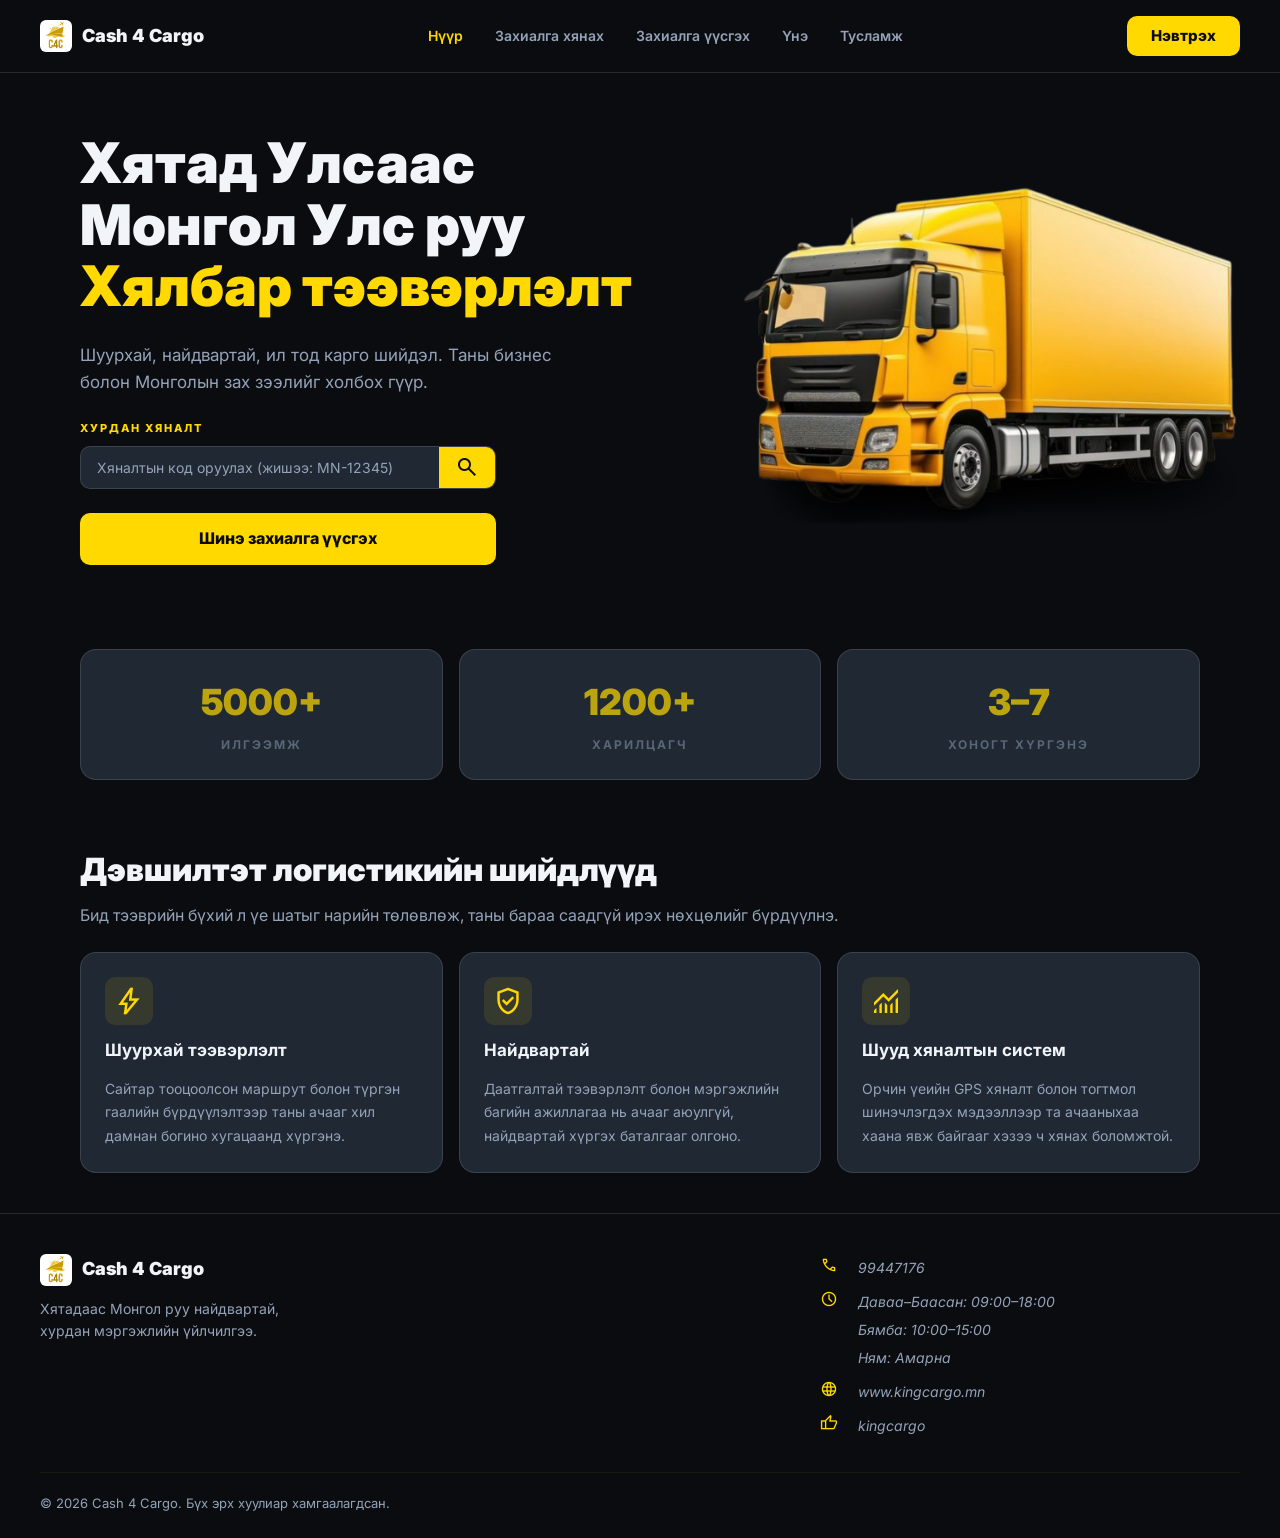
<file: index.html>
<!DOCTYPE html>
<html lang="mn">
  <head>
    <meta charset="utf-8" />
    <meta name="viewport" content="width=device-width, initial-scale=1.0" />

    <title>Cash 4 Cargo</title>

    <link rel="stylesheet" href="./components/header.css" />
    <link rel="stylesheet" href="./components/footer.css" />
    <link rel="stylesheet" href="./styles.css" />

    <link href="https://fonts.googleapis.com/css2?family=Inter:wght@400;500;600;700;900&display=swap" rel="stylesheet" />
    <link href="https://fonts.googleapis.com/css2?family=Inter:wght@400;500;600;700;900&display=swap" rel="stylesheet" />
    <link href="https://fonts.googleapis.com/css2?family=Material+Symbols+Outlined:wght,FILL@100..700,0..1&display=swap" rel="stylesheet" />

    <script type="module" src="./app.js"></script>
  </head>

  <body>
    <div id="app"></div>
  </body>
</html>
</file>
<file: components/header.css>
/* header, nav 2iin style*/

header {
  display: flex;
  align-items: center;
  justify-content: space-between;
  gap: 2rem;
  padding: 16px var(--space-page);
  background: var(--color-bg);
  border-bottom: 1px solid var(--border-default);
  position: sticky;
  top: 0;
  z-index: 50;
}

header nav {
  display: none;
}

header nav ul {
  list-style: none;
  display: flex;
  gap: 32px;
}

header nav ul li a {
  font-size: 14px;
  font-weight: 600;
  color: var(--color-muted);
  transition: color 0.2s;
}

header nav ul a:hover,
header nav ul a.active {
  color: var(--color-yellow);
}

@media (max-width: 767px) {

  header nav {
    display: flex;
    position: fixed;
    bottom: 0;
    left: 0;
    right: 0;
    z-index: 100;
    background: var(--color-bg);
    border-top: 1px solid var(--border-default);
  }

  header nav ul {
    width: 100%;
    justify-content: space-around;
    gap: 0;
  }

  header nav ul li a {
    display: flex;
    align-items: center;
    justify-content: center;
    padding: 14px 0;
    font-size: 12px;
  }

}

@media (min-width: 768px) {
  header nav {
    display: flex;
  }
}

/* =============================================
   SIGN-IN PANEL
   ============================================= */

.signin-backdrop {
  display: none;
  position: fixed;
  inset: 0;
  z-index: 90;
  background: rgba(0, 0, 0, 0.6);
  backdrop-filter: blur(2px);
  -webkit-backdrop-filter: blur(2px);
}

.signin-panel {
  position: fixed;
  top: 72px;
  right: var(--space-page);
  z-index: 100;
  width: 340px;
  background: var(--color-surface);
  border: 1px solid var(--border-default);
  border-radius: var(--radius-lg);
  padding: 28px 24px 24px;
  display: flex;
  flex-direction: column;
  gap: 20px;

  /* Hidden by default */
  opacity: 0;
  pointer-events: none;
  transform: translateY(-8px);
  transition: opacity 0.2s, transform 0.2s;
}

#signin-toggle:checked ~ .signin-panel {
  opacity: 1;
  pointer-events: all;
  transform: translateY(0);
}

#signin-toggle:checked ~ .signin-backdrop {
  display: block;
}

.signin-close {
  position: absolute;
  top: 14px;
  right: 14px;
  display: flex;
  align-items: center;
  justify-content: center;
  width: 32px;
  height: 32px;
  border-radius: 50%;
  cursor: pointer;
  color: var(--color-muted);
  transition: background 0.15s, color 0.15s;
}

.signin-close:hover {
  background: var(--color-yellow-dim);
  color: var(--color-yellow);
}

.signin-panel h2 {
  font-size: 1.3rem;
  font-weight: 800;
  letter-spacing: -0.02em;
}

.signin-panel form {
  display: flex;
  flex-direction: column;
  gap: 12px;
}

.signin-panel form input {
  width: 100%;
  height: 48px;
  padding: 0 14px;
  background: var(--input-bg);
  border: 1px solid var(--input-border);
  border-radius: var(--radius-md);
  color: var(--color-text);
  font-family: var(--font-base);
  font-size: 14px;
  outline: none;
  transition: border-color 0.2s, box-shadow 0.2s;
}

.signin-panel form input::placeholder {
  color: var(--color-muted);
  opacity: 0.6;
}

.signin-panel form input:focus {
  border-color: var(--border-accent);
  box-shadow: 0 0 0 3px rgba(255, 217, 0, 0.12);
}


.btn:hover {
  opacity: var(--btn-hover-opacity);
}

.signin-btn {
  display: inline-flex;
  align-items: center;
  justify-content: center;
  background: var(--btn-bg);
  color: var(--btn-color);
  border: none;
  font-weight: 600;
  padding: var(--btn-padding);
  cursor: pointer;
  width: 100%;
  height: 48px;
  font-size: 15px;
  border-radius: var(--radius-md);
  margin-top: 4px;
}

.signin-forgot {
  text-align: center;
  font-size: 13px;
  font-weight: 600;
  color: var(--color-muted);
  transition: color 0.2s;
}

.signin-forgot:hover {
  color: var(--color-yellow);
}

.signin-panel hr {
  border: none;
  border-top: 1px solid var(--border-default);
  margin: 4px 0;
}

.signin-create {
  width: 100%;
  height: 48px;
  font-size: 14px;
  background: transparent;
  color: var(--color-yellow);
  border: 1.5px solid var(--color-yellow);
  border-radius: var(--radius-md);
  font-weight: 700;
  cursor: pointer;
  transition: background 0.2s, color 0.2s;
}

.signin-create:hover {
  background: var(--color-yellow);
  color: var(--color-bg);
}

@media (max-width: 480px) {
  .signin-panel {
    right: 12px;
    left: 12px;
    width: auto;
  }
}
</file>
<file: components/footer.css>
footer {
  border-top: 1px solid var(--border-default);
  padding: 40px var(--space-page) 24px;
}

.footer-top {
  display: flex;
  flex-direction: column;
  gap: 32px;
  max-width: 1200px;
  margin: 0 auto 32px;
}

@media (min-width: 960px) {
  .footer-top {
    flex-direction: row;
    justify-content: space-between;
    align-items: flex-start;
  }
}

.footer-brand {
  max-width: 260px;
  display: flex;
  flex-direction: column;
  gap: 12px;
}

.footer-brand p {
  color: var(--color-muted);
  font-size: 14px;
}

.footer-contact {
  display: flex;
  flex-direction: column;
  gap: 26px;
  width: 35%;
  min-width: 240px;
}

.footer-contact ul {
  list-style: none;
  display: flex;
  flex-direction: column;
  gap: 6px;
}

.footer-contact-item {
  display: flex;
  align-items: flex-start;
  gap: 20px;
}

.footer-contact-item .material-symbols-outlined {
  font-size: 18px;
  color: var(--color-yellow);
  flex-shrink: 0;
  margin-top: 2px;
}

.footer-contact-item p {
  color: var(--color-muted);
  font-size: 14px;
  line-height: 2;
}

.footer-contact-item a {
  color: var(--color-muted);
  transition: color 0.2s;
}

.footer-contact-item a:hover {
  color: var(--color-yellow);
}

.footer-bottom {
  display: flex;
  flex-direction: column;
  align-items: center;
  gap: 12px;
  padding-top: 20px;
  border-top: 1px solid var(--border-footer-faint);
  max-width: 1200px;
  margin: 0 auto;
}

@media (min-width: 640px) {
  .footer-bottom {
    flex-direction: row;
    justify-content: space-between;
  }
}

.footer-bottom small {
  font-size: 13px;
  color: var(--color-muted);
}
</file>
<file: styles.css>
:root {
  /* Colors */
  --color-yellow:           #ffd900;
  --color-yellow-hover:     #ffe033;
  --color-yellow-dim:       rgba(255, 217, 0, 0.10);
  --color-yellow-dim-hover: rgba(255, 217, 0, 0.18);
  --color-yellow-label:     rgba(255, 217, 0, 0.70);

  --color-bg:      #0b0c10;
  --color-surface: #1f2833;
  --color-text:    #f1f5f9;
  --color-muted:   #94a3b8;

  /* Borders — --border-accent reused for focus, hover, active states */
  --border-default:      rgba(255, 255, 255, 0.12);
  --border-accent:       var(--color-yellow);
  --border-footer-faint: rgba(255, 217, 0, 0.06);

  /* Typography */
  --font-base: 'Inter', sans-serif;

  /* Radii */
  --radius-sm:   6px;
  --radius-md:   10px;
  --radius-lg:   16px;

  /* Spacing */
  --space-page:  40px;

  /* Button */
  --btn-height:        40px;
  --btn-height-big:    52px;
  --btn-font-size:     15px;
  --btn-font-size-big: 16px;
  --btn-padding:       0 24px;
  --btn-radius:        var(--radius-md);
  --btn-bg:            var(--color-yellow);
  --btn-color:         var(--color-bg);
  --btn-hover-opacity: 0.85;

  /* Logo icon */
  --logo-icon-size:   32px;
  --logo-icon-bg:     var(--color-yellow);
  --logo-icon-radius: var(--radius-sm);
  --logo-icon-color:  var(--color-bg);

  /* Card */
  --card-bg:               var(--color-surface);
  --card-border:           var(--border-default);
  --card-border-hover:     var(--border-accent);
  --card-icon-bg:          var(--color-yellow-dim);
  --card-icon-bg-hover:    var(--color-yellow);
  --card-icon-color:       var(--color-yellow);
  --card-icon-color-hover: var(--color-bg);
  --card-radius:           var(--radius-lg);

  /* Stat */
  --stat-bg:           var(--color-surface);
  --stat-border:       var(--border-default);
  --stat-border-hover: var(--border-accent);
  --stat-number-color: rgba(255, 217, 0, 0.45);
  --stat-label-color:  rgba(148, 163, 184, 0.50);
  --stat-radius:       var(--radius-lg);

  /* Input */
  --input-bg:     var(--color-bg);
  --input-border: var(--border-default);
  --input-radius: var(--radius-sm);
}

* {
  box-sizing: border-box;
  margin: 0;
  padding: 0;
}

body {
  font-family: var(--font-base);
  background: var(--color-bg);
  color: var(--color-text);
  line-height: 1.6;
}

a {
  color: inherit;
  text-decoration: none;
}

img {
  display: block;
  max-width: 100%;
}

/* === Button === */

.btn {
  display: inline-flex;
  align-items: center;
  justify-content: center;
  background: var(--btn-bg);
  color: var(--btn-color);
  border: none;
  border-radius: var(--btn-radius);
  font-weight: 800;
  font-size: var(--btn-font-size);
  padding: var(--btn-padding);
  height: var(--btn-height);
  cursor: pointer;
}

.btn:hover {
  opacity: var(--btn-hover-opacity);
}

.btn.big {
  height: var(--btn-height-big);
  font-size: var(--btn-font-size-big);
  width: 100%;
  max-width: 26rem;
}

/* === Logo === */

.logo {
  display: flex;
  align-items: center;
  gap: 10px;
  font-weight: 900;
  font-size: 18px;
}

.logo-icon {
  display: flex;
  align-items: center;
  justify-content: center;
  width: var(--logo-icon-size);
  height: var(--logo-icon-size);
  background: var(--logo-icon-bg);
  border-radius: var(--logo-icon-radius);
  color: var(--logo-icon-color);
  overflow: hidden;
}

.logo-icon img {
  width: 100%;
  height: 100%;
  object-fit: cover;
}
</file>
